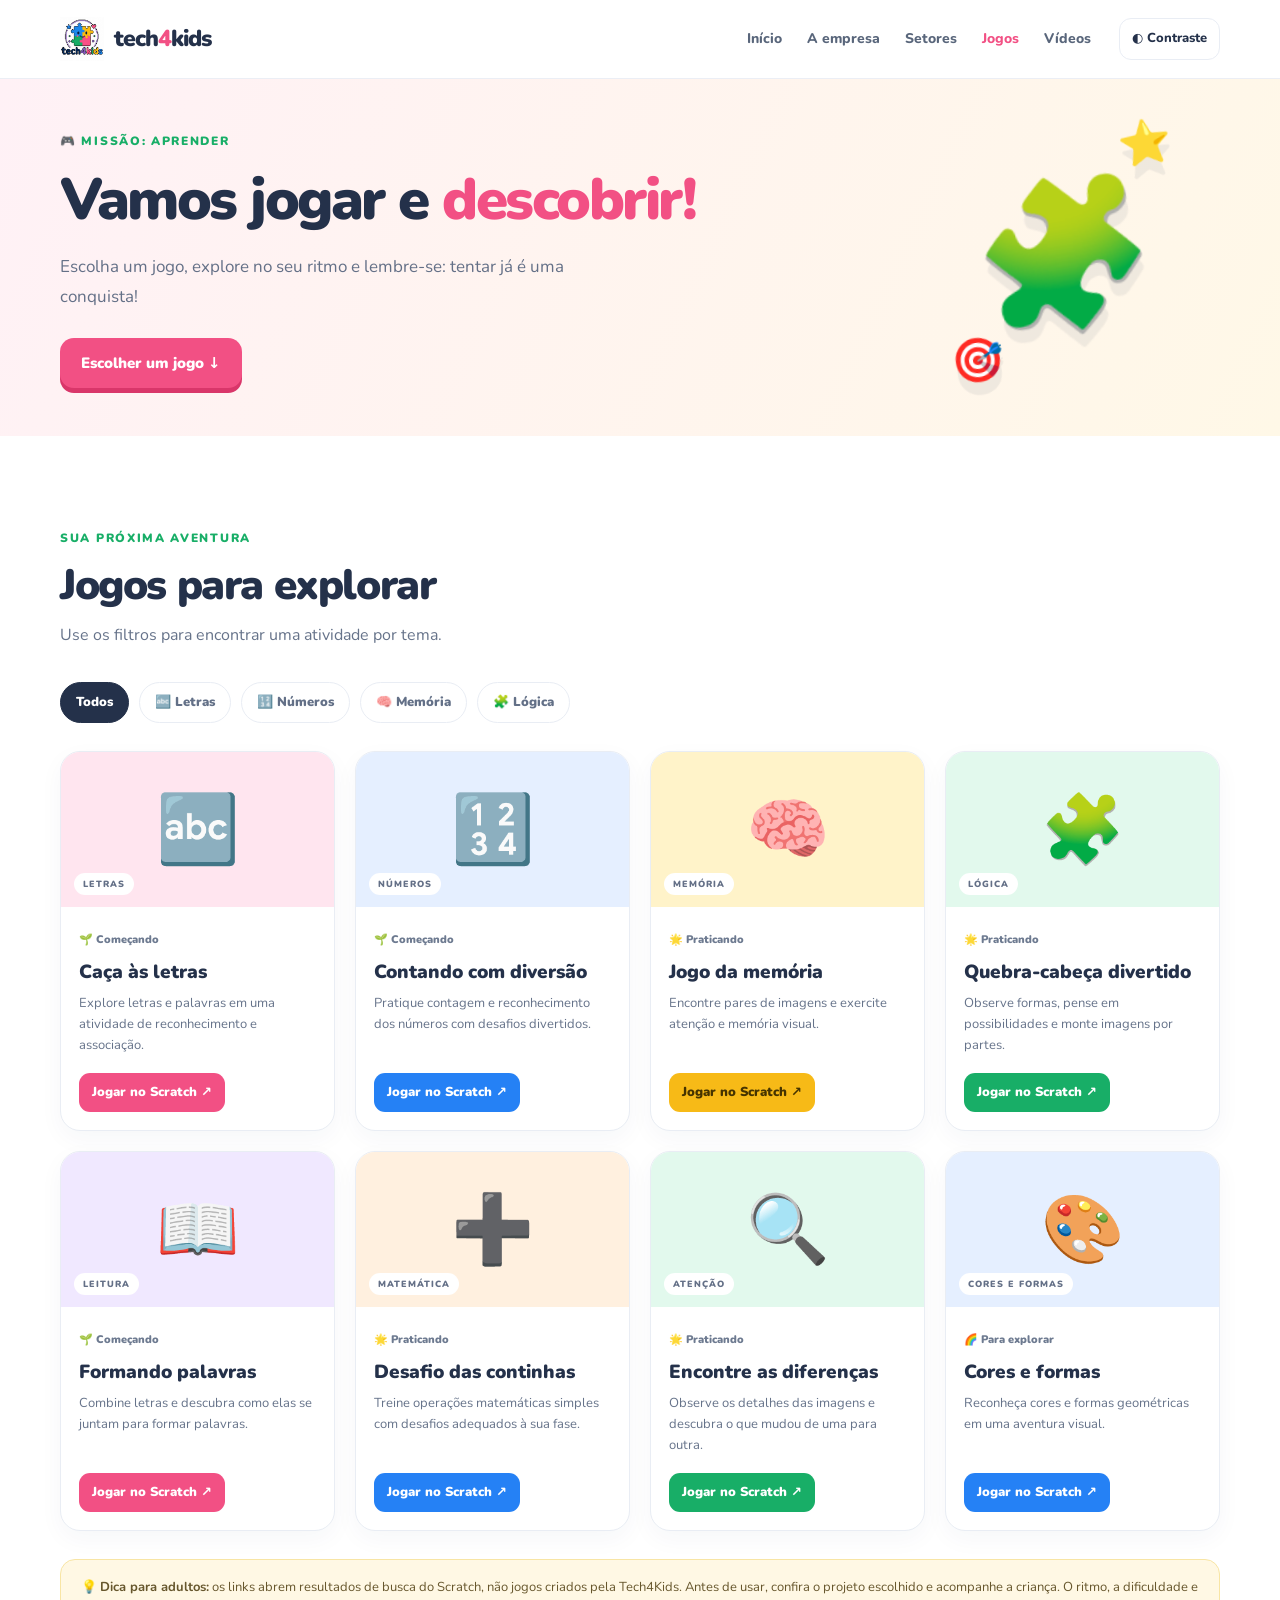
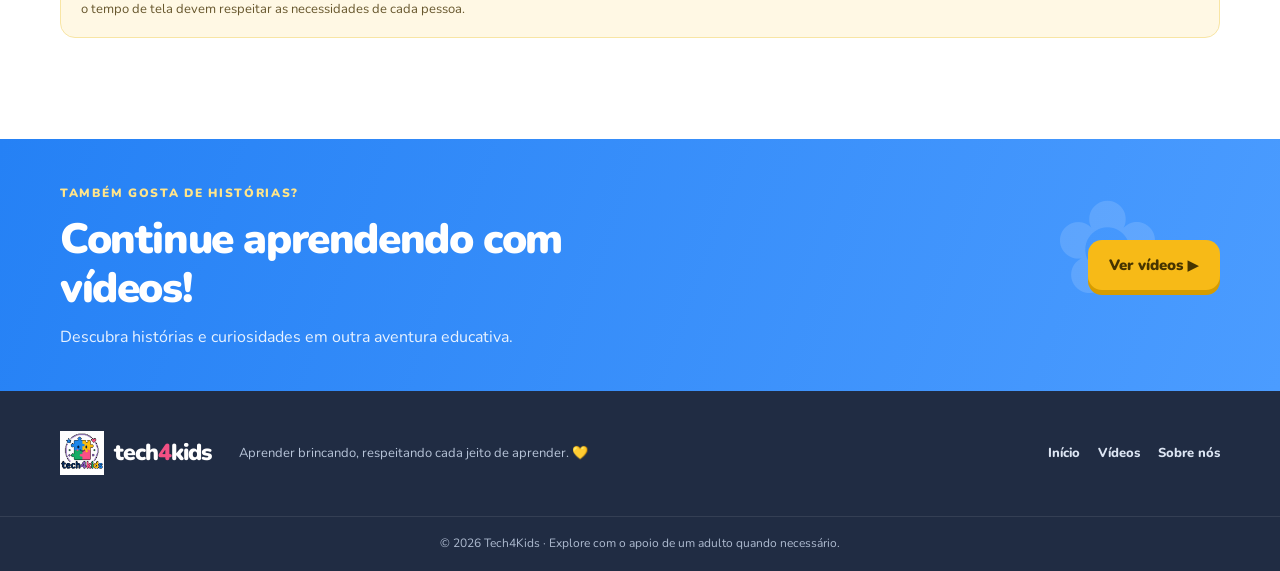
<file: jogos.html>
<!DOCTYPE html>
<html lang="pt-BR">
<head><meta charset="UTF-8"><meta name="viewport" content="width=device-width, initial-scale=1"><meta name="description" content="Explore jogos educativos selecionados pela Tech4Kids."><title>Jogos educativos — Tech4Kids</title><link rel="stylesheet" href="style.css"><script src="script.js" defer></script></head>
<body><a class="skip-link" href="#conteudo">Pular para o conteúdo</a>
<header class="site-header"><div class="container nav-wrap"><a class="brand" href="index.html" aria-label="Tech4Kids início">
  <img src="assets/logo.jpeg" alt="Logo Tech4Kids" class="brand-logo">
  <span class="brand-name">tech<span>4</span>kids</span>
</a><button class="menu-toggle" aria-label="Abrir menu" aria-expanded="false">☰</button><nav class="main-nav" aria-label="Menu principal"><a href="index.html">Início</a><a href="index.html#empresa">A empresa</a><a href="index.html#setores">Setores</a><a class="active" href="jogos.html">Jogos</a><a href="videos.html">Vídeos</a></nav><button class="contrast-toggle" id="contrastToggle" aria-pressed="false" type="button">◐ <span>Contraste</span></button></div></header>
<main id="conteudo"><section class="page-hero games-hero"><div class="container page-hero-inner"><div><span class="eyebrow">🎮 MISSÃO: APRENDER</span><h1>Vamos jogar e <span class="highlight">descobrir!</span></h1><p>Escolha um jogo, explore no seu ritmo e lembre-se: tentar já é uma conquista!</p><a class="btn btn-pink" href="#lista-jogos">Escolher um jogo ↓</a></div><div class="page-hero-art" aria-hidden="true">🧩<span>⭐</span><span>🎯</span></div></div></section>
<section class="section game-list-section" id="lista-jogos"><div class="container"><div class="section-heading"><span class="eyebrow">SUA PRÓXIMA AVENTURA</span><h2>Jogos para explorar</h2><p>Use os filtros para encontrar uma atividade por tema.</p></div>
<div class="filter-row" role="group" aria-label="Filtrar jogos"><button class="filter-btn active" data-filter="todos">Todos</button><button class="filter-btn" data-filter="letras">🔤 Letras</button><button class="filter-btn" data-filter="numeros">🔢 Números</button><button class="filter-btn" data-filter="memoria">🧠 Memória</button><button class="filter-btn" data-filter="logica">🧩 Lógica</button></div>
<div class="game-grid">
<article class="game-card" data-category="letras"><div class="game-art art-pink">🔤<span class="art-label">LETRAS</span></div><div class="game-body"><span class="level">🌱 Começando</span><h3>Caça às letras</h3><p>Explore letras e palavras em uma atividade de reconhecimento e associação.</p><a class="btn btn-small btn-pink" href="https://scratch.mit.edu/search/projects?q=letras%20alfabeto" target="_blank" rel="noopener noreferrer">Jogar no Scratch ↗</a></div></article>
<article class="game-card" data-category="numeros"><div class="game-art art-blue">🔢<span class="art-label">NÚMEROS</span></div><div class="game-body"><span class="level">🌱 Começando</span><h3>Contando com diversão</h3><p>Pratique contagem e reconhecimento dos números com desafios divertidos.</p><a class="btn btn-small btn-blue" href="https://scratch.mit.edu/search/projects?q=contagem%20n%C3%BAmeros" target="_blank" rel="noopener noreferrer">Jogar no Scratch ↗</a></div></article>
<article class="game-card" data-category="memoria"><div class="game-art art-yellow">🧠<span class="art-label">MEMÓRIA</span></div><div class="game-body"><span class="level">🌟 Praticando</span><h3>Jogo da memória</h3><p>Encontre pares de imagens e exercite atenção e memória visual.</p><a class="btn btn-small btn-yellow" href="https://scratch.mit.edu/search/projects?q=jogo%20da%20mem%C3%B3ria" target="_blank" rel="noopener noreferrer">Jogar no Scratch ↗</a></div></article>
<article class="game-card" data-category="logica"><div class="game-art art-green">🧩<span class="art-label">LÓGICA</span></div><div class="game-body"><span class="level">🌟 Praticando</span><h3>Quebra-cabeça divertido</h3><p>Observe formas, pense em possibilidades e monte imagens por partes.</p><a class="btn btn-small btn-green" href="https://scratch.mit.edu/search/projects?q=quebra%20cabe%C3%A7a" target="_blank" rel="noopener noreferrer">Jogar no Scratch ↗</a></div></article>
<article class="game-card" data-category="letras"><div class="game-art art-purple">📖<span class="art-label">LEITURA</span></div><div class="game-body"><span class="level">🌱 Começando</span><h3>Formando palavras</h3><p>Combine letras e descubra como elas se juntam para formar palavras.</p><a class="btn btn-small btn-pink" href="https://scratch.mit.edu/search/projects?q=forma%C3%A7%C3%A3o%20de%20palavras" target="_blank" rel="noopener noreferrer">Jogar no Scratch ↗</a></div></article>
<article class="game-card" data-category="numeros"><div class="game-art art-orange">➕<span class="art-label">MATEMÁTICA</span></div><div class="game-body"><span class="level">🌟 Praticando</span><h3>Desafio das continhas</h3><p>Treine operações matemáticas simples com desafios adequados à sua fase.</p><a class="btn btn-small btn-blue" href="https://scratch.mit.edu/search/projects?q=adi%C3%A7%C3%A3o%20matem%C3%A1tica" target="_blank" rel="noopener noreferrer">Jogar no Scratch ↗</a></div></article>
<article class="game-card" data-category="logica"><div class="game-art art-green">🔍<span class="art-label">ATENÇÃO</span></div><div class="game-body"><span class="level">🌟 Praticando</span><h3>Encontre as diferenças</h3><p>Observe os detalhes das imagens e descubra o que mudou de uma para outra.</p><a class="btn btn-small btn-green" href="https://scratch.mit.edu/search/projects?q=encontre%20as%20diferen%C3%A7as" target="_blank" rel="noopener noreferrer">Jogar no Scratch ↗</a></div></article>
<article class="game-card" data-category="memoria"><div class="game-art art-blue">🎨<span class="art-label">CORES E FORMAS</span></div><div class="game-body"><span class="level">🌈 Para explorar</span><h3>Cores e formas</h3><p>Reconheça cores e formas geométricas em uma aventura visual.</p><a class="btn btn-small btn-blue" href="https://scratch.mit.edu/search/projects?q=cores%20formas" target="_blank" rel="noopener noreferrer">Jogar no Scratch ↗</a></div></article>
</div><p class="note-box">💡 <strong>Dica para adultos:</strong> os links abrem resultados de busca do Scratch, não jogos criados pela Tech4Kids. Antes de usar, confira o projeto escolhido e acompanhe a criança. O ritmo, a dificuldade e o tempo de tela devem respeitar as necessidades de cada pessoa.</p></div></section>
<section class="closing-cta"><div class="container cta-inner"><div><span class="eyebrow">TAMBÉM GOSTA DE HISTÓRIAS?</span><h2>Continue aprendendo com vídeos!</h2><p>Descubra histórias e curiosidades em outra aventura educativa.</p></div><a href="videos.html" class="btn btn-yellow">Ver vídeos ▶</a><span class="cta-doodle">✿</span></div></section></main>
<footer class="site-footer"><div class="container footer-main"><a class="brand footer-brand" href="index.html">
  <img src="assets/logo.jpeg" alt="Logo Tech4Kids" class="brand-logo">
  <span class="brand-name">tech<span>4</span>kids</span>
</a><p>Aprender brincando, respeitando cada jeito de aprender. 💛</p><div class="footer-links"><a href="index.html">Início</a><a href="videos.html">Vídeos</a><a href="index.html#empresa">Sobre nós</a></div></div><div class="footer-bottom">© 2026 Tech4Kids · Explore com o apoio de um adulto quando necessário.</div></footer></body></html>
</file>
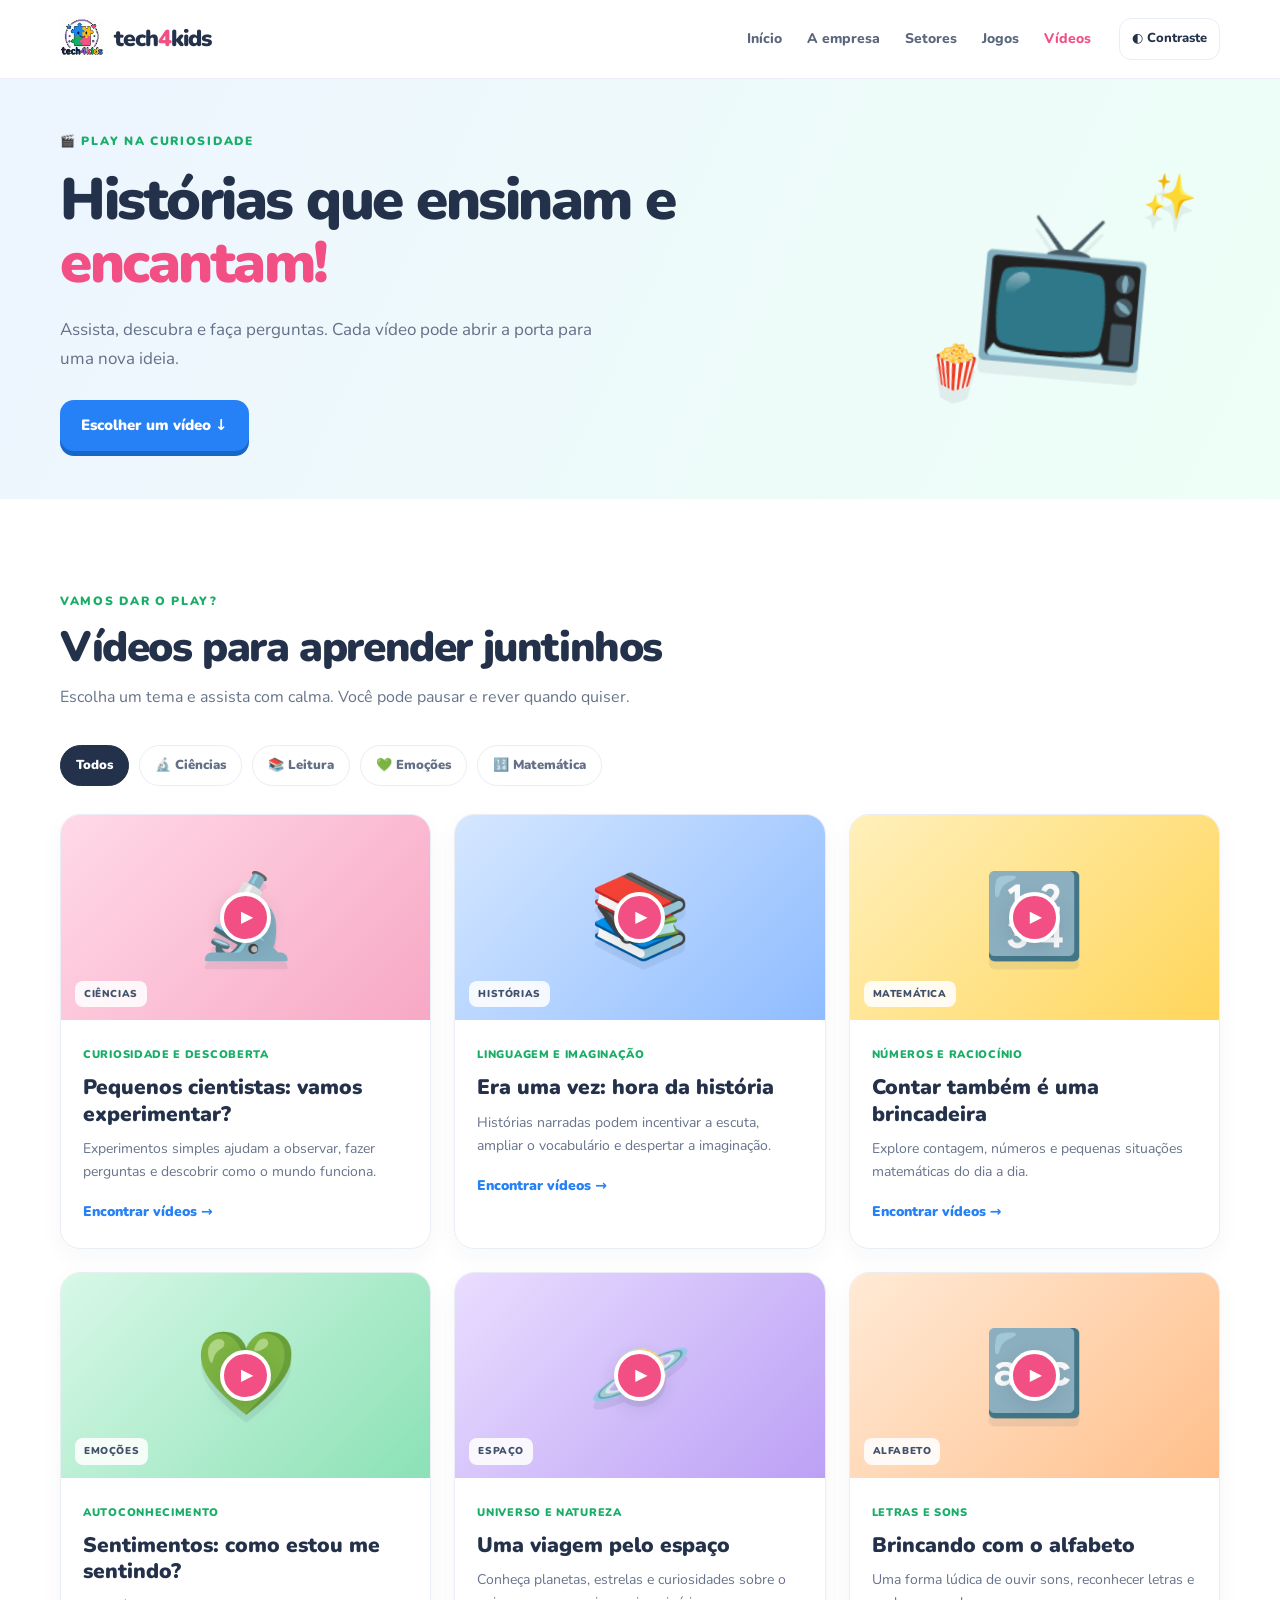
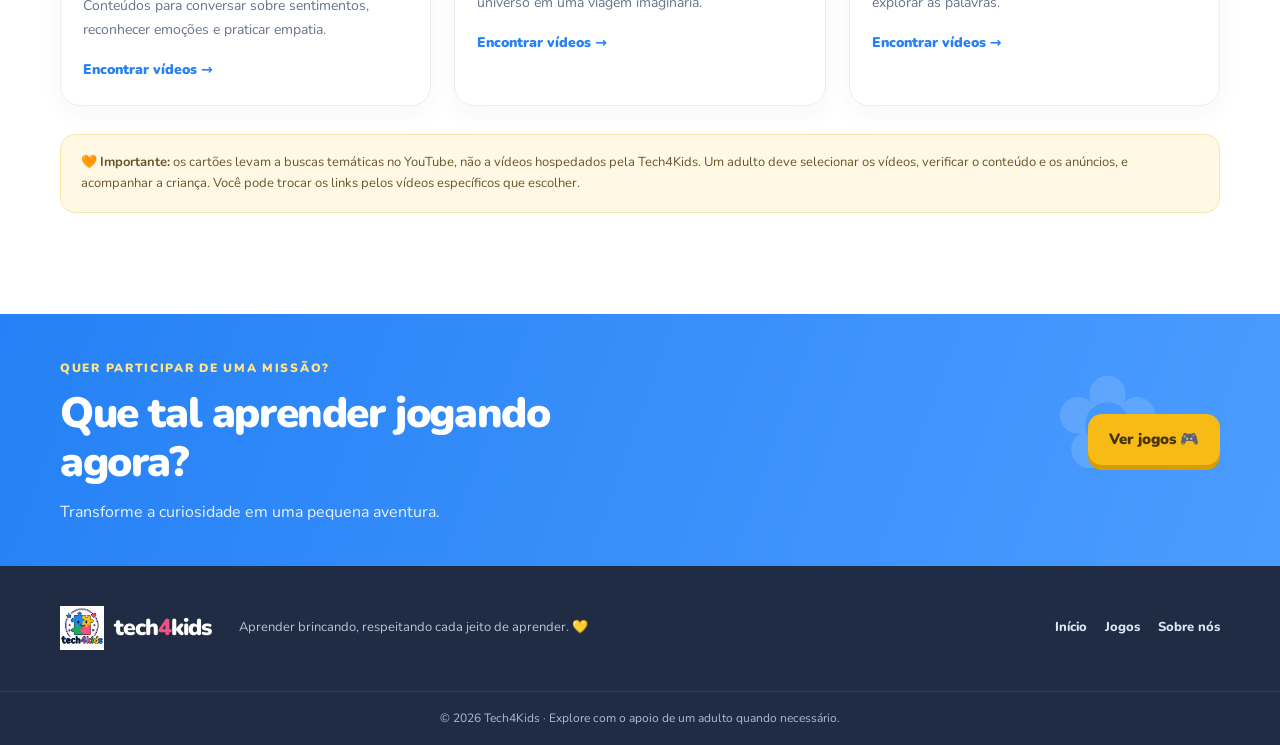
<file: videos.html>
<!DOCTYPE html>
<html lang="pt-BR">
<head><meta charset="UTF-8"><meta name="viewport" content="width=device-width, initial-scale=1"><meta name="description" content="Vídeos educativos para aprender com a Tech4Kids."><title>Vídeos educativos — Tech4Kids</title><link rel="stylesheet" href="style.css"><script src="script.js" defer></script></head>
<body><a class="skip-link" href="#conteudo">Pular para o conteúdo</a>
<header class="site-header"><div class="container nav-wrap"><a class="brand" href="index.html" aria-label="Tech4Kids início">
  <img src="assets/logo.jpeg" alt="Logo Tech4Kids" class="brand-logo">
  <span class="brand-name">tech<span>4</span>kids</span>
</a><button class="menu-toggle" aria-label="Abrir menu" aria-expanded="false">☰</button><nav class="main-nav" aria-label="Menu principal"><a href="index.html">Início</a><a href="index.html#empresa">A empresa</a><a href="index.html#setores">Setores</a><a href="jogos.html">Jogos</a><a class="active" href="videos.html">Vídeos</a></nav><button class="contrast-toggle" id="contrastToggle" aria-pressed="false" type="button">◐ <span>Contraste</span></button></div></header>
<main id="conteudo"><section class="page-hero videos-hero"><div class="container page-hero-inner"><div><span class="eyebrow">🎬 PLAY NA CURIOSIDADE</span><h1>Histórias que ensinam e <span class="highlight">encantam!</span></h1><p>Assista, descubra e faça perguntas. Cada vídeo pode abrir a porta para uma nova ideia.</p><a class="btn btn-blue" href="#lista-videos">Escolher um vídeo ↓</a></div><div class="page-hero-art video-hero-art" aria-hidden="true">📺<span>✨</span><span>🍿</span></div></div></section>
<section class="section video-list-section" id="lista-videos"><div class="container"><div class="section-heading"><span class="eyebrow">VAMOS DAR O PLAY?</span><h2>Vídeos para aprender juntinhos</h2><p>Escolha um tema e assista com calma. Você pode pausar e rever quando quiser.</p></div>
<div class="filter-row" role="group" aria-label="Filtrar vídeos"><button class="filter-btn active" data-filter="todos">Todos</button><button class="filter-btn" data-filter="ciencias">🔬 Ciências</button><button class="filter-btn" data-filter="leitura">📚 Leitura</button><button class="filter-btn" data-filter="emocao">💚 Emoções</button><button class="filter-btn" data-filter="matematica">🔢 Matemática</button></div>
<div class="video-grid">
<article class="video-card" data-category="ciencias"><a class="video-thumb thumb-pink" href="https://www.youtube.com/results?search_query=experimentos+de+ci%C3%AAncia+para+crian%C3%A7as" target="_blank" rel="noopener noreferrer" aria-label="Buscar vídeos de experimentos científicos no YouTube"><span class="thumb-emoji">🔬</span><span class="play-button">▶</span><span class="duration">CIÊNCIAS</span></a><div class="video-body"><span class="video-category">Curiosidade e descoberta</span><h3>Pequenos cientistas: vamos experimentar?</h3><p>Experimentos simples ajudam a observar, fazer perguntas e descobrir como o mundo funciona.</p><a class="text-link" href="https://www.youtube.com/results?search_query=experimentos+de+ci%C3%AAncia+para+crian%C3%A7as" target="_blank" rel="noopener noreferrer">Encontrar vídeos →</a></div></article>
<article class="video-card" data-category="leitura"><a class="video-thumb thumb-blue" href="https://www.youtube.com/results?search_query=hist%C3%B3rias+infantis+contadas+em+portugu%C3%AAs" target="_blank" rel="noopener noreferrer" aria-label="Buscar histórias infantis contadas em português no YouTube"><span class="thumb-emoji">📚</span><span class="play-button">▶</span><span class="duration">HISTÓRIAS</span></a><div class="video-body"><span class="video-category">Linguagem e imaginação</span><h3>Era uma vez: hora da história</h3><p>Histórias narradas podem incentivar a escuta, ampliar o vocabulário e despertar a imaginação.</p><a class="text-link" href="https://www.youtube.com/results?search_query=hist%C3%B3rias+infantis+contadas+em+portugu%C3%AAs" target="_blank" rel="noopener noreferrer">Encontrar vídeos →</a></div></article>
<article class="video-card" data-category="matematica"><a class="video-thumb thumb-yellow" href="https://www.youtube.com/results?search_query=matem%C3%A1tica+divertida+para+crian%C3%A7as+contagem" target="_blank" rel="noopener noreferrer" aria-label="Buscar vídeos de matemática divertida no YouTube"><span class="thumb-emoji">🔢</span><span class="play-button">▶</span><span class="duration">MATEMÁTICA</span></a><div class="video-body"><span class="video-category">Números e raciocínio</span><h3>Contar também é uma brincadeira</h3><p>Explore contagem, números e pequenas situações matemáticas do dia a dia.</p><a class="text-link" href="https://www.youtube.com/results?search_query=matem%C3%A1tica+divertida+para+crian%C3%A7as+contagem" target="_blank" rel="noopener noreferrer">Encontrar vídeos →</a></div></article>
<article class="video-card" data-category="emocao"><a class="video-thumb thumb-green" href="https://www.youtube.com/results?search_query=educa%C3%A7%C3%A3o+socioemocional+para+crian%C3%A7as+emo%C3%A7%C3%B5es" target="_blank" rel="noopener noreferrer" aria-label="Buscar vídeos sobre emoções para crianças no YouTube"><span class="thumb-emoji">💚</span><span class="play-button">▶</span><span class="duration">EMOÇÕES</span></a><div class="video-body"><span class="video-category">Autoconhecimento</span><h3>Sentimentos: como estou me sentindo?</h3><p>Conteúdos para conversar sobre sentimentos, reconhecer emoções e praticar empatia.</p><a class="text-link" href="https://www.youtube.com/results?search_query=educa%C3%A7%C3%A3o+socioemocional+para+crian%C3%A7as+emo%C3%A7%C3%B5es" target="_blank" rel="noopener noreferrer">Encontrar vídeos →</a></div></article>
<article class="video-card" data-category="ciencias"><a class="video-thumb thumb-purple" href="https://www.youtube.com/results?search_query=sistema+solar+para+crian%C3%A7as+educativo" target="_blank" rel="noopener noreferrer" aria-label="Buscar vídeos sobre o sistema solar para crianças no YouTube"><span class="thumb-emoji">🪐</span><span class="play-button">▶</span><span class="duration">ESPAÇO</span></a><div class="video-body"><span class="video-category">Universo e natureza</span><h3>Uma viagem pelo espaço</h3><p>Conheça planetas, estrelas e curiosidades sobre o universo em uma viagem imaginária.</p><a class="text-link" href="https://www.youtube.com/results?search_query=sistema+solar+para+crian%C3%A7as+educativo" target="_blank" rel="noopener noreferrer">Encontrar vídeos →</a></div></article>
<article class="video-card" data-category="leitura"><a class="video-thumb thumb-orange" href="https://www.youtube.com/results?search_query=alfabeto+em+portugu%C3%AAs+para+crian%C3%A7as+educativo" target="_blank" rel="noopener noreferrer" aria-label="Buscar vídeos do alfabeto para crianças no YouTube"><span class="thumb-emoji">🔤</span><span class="play-button">▶</span><span class="duration">ALFABETO</span></a><div class="video-body"><span class="video-category">Letras e sons</span><h3>Brincando com o alfabeto</h3><p>Uma forma lúdica de ouvir sons, reconhecer letras e explorar as palavras.</p><a class="text-link" href="https://www.youtube.com/results?search_query=alfabeto+em+portugu%C3%AAs+para+crian%C3%A7as+educativo" target="_blank" rel="noopener noreferrer">Encontrar vídeos →</a></div></article>
</div><p class="note-box">🧡 <strong>Importante:</strong> os cartões levam a buscas temáticas no YouTube, não a vídeos hospedados pela Tech4Kids. Um adulto deve selecionar os vídeos, verificar o conteúdo e os anúncios, e acompanhar a criança. Você pode trocar os links pelos vídeos específicos que escolher.</p></div></section>
<section class="closing-cta"><div class="container cta-inner"><div><span class="eyebrow">QUER PARTICIPAR DE UMA MISSÃO?</span><h2>Que tal aprender jogando agora?</h2><p>Transforme a curiosidade em uma pequena aventura.</p></div><a href="jogos.html" class="btn btn-yellow">Ver jogos 🎮</a><span class="cta-doodle">✿</span></div></section></main>
<footer class="site-footer"><div class="container footer-main"><a class="brand footer-brand" href="index.html">
  <img src="assets/logo.jpeg" alt="Logo Tech4Kids" class="brand-logo">
  <span class="brand-name">tech<span>4</span>kids</span>
</a><p>Aprender brincando, respeitando cada jeito de aprender. 💛</p><div class="footer-links"><a href="index.html">Início</a><a href="jogos.html">Jogos</a><a href="index.html#empresa">Sobre nós</a></div></div><div class="footer-bottom">© 2026 Tech4Kids · Explore com o apoio de um adulto quando necessário.</div></footer></body></html>
</file>
<file: style.css>
@import url('https://fonts.googleapis.com/css2?family=Nunito:wght@400;500;600;700;800;900&display=swap');
:root{--pink:#f25084;--blue:#2581f5;--yellow:#f7ba17;--green:#18ae67;--ink:#24314a;--muted:#66738a;--cream:#fffaf5;--line:#e9edf4;--white:#fff;--shadow:0 14px 36px rgba(45,65,105,.10);--radius:24px}
*{box-sizing:border-box}html{scroll-behavior:smooth;scroll-padding-top:90px}body{margin:0;background:#fff;color:var(--ink);font-family:'Nunito',system-ui,sans-serif;font-size:16px;line-height:1.65}a{color:inherit;text-decoration:none}button{font:inherit}.container{width:min(1160px,calc(100% - 40px));margin-inline:auto}.skip-link{position:absolute;top:-60px;left:16px;background:#fff;padding:10px 16px;border-radius:10px;z-index:99}.skip-link:focus{top:12px}.site-header{position:sticky;top:0;z-index:20;background:rgba(255,255,255,.95);backdrop-filter:blur(14px);border-bottom:1px solid rgba(233,237,244,.9)}.nav-wrap{height:78px;display:flex;align-items:center;gap:28px}.brand{display:inline-flex;align-items:center;gap:10px;font-weight:900;white-space:nowrap}.brand-icon{display:grid;place-items:center;width:44px;height:44px;border-radius:15px;background:var(--blue);color:#fff;font-size:15px;letter-spacing:-1px;box-shadow:0 5px 0 #1b66c6;transform:rotate(-4deg)}.brand-icon span{color:#ffdf69}.brand-name{font-size:23px;letter-spacing:-1px}.brand-name span{color:var(--pink)}.main-nav{display:flex;align-items:center;gap:25px;margin-left:auto}.main-nav a{font-weight:800;font-size:14px;color:#59667b;transition:.2s}.main-nav a:hover,.main-nav a.active{color:var(--pink)}.contrast-toggle{border:1px solid var(--line);background:white;border-radius:12px;padding:9px 12px;color:var(--ink);font-weight:800;cursor:pointer;font-size:13px}.menu-toggle{display:none;border:0;background:#fff;font-size:25px;color:var(--ink)}
.hero{overflow:hidden;background:linear-gradient(115deg,#fff8fb 0%,#f3f8ff 55%,#f5fff9 100%);position:relative}.hero-grid{min-height:560px;display:grid;grid-template-columns:1.05fr .95fr;align-items:center;gap:40px;padding-top:54px;padding-bottom:64px}.eyebrow{display:inline-flex;align-items:center;gap:8px;font-size:12px;letter-spacing:1.7px;font-weight:900;color:var(--green)}.sparkle{color:var(--yellow);font-size:20px}.hero h1,.page-hero h1{font-size:clamp(42px,5vw,66px);line-height:1.08;letter-spacing:-2.5px;margin:16px 0 20px;font-weight:900;max-width:650px}.highlight{color:var(--pink);position:relative;display:inline-block}.hero-copy>p,.page-hero p{max-width:550px;color:#647087;font-size:18px;line-height:1.75;margin:0 0 26px}.hero-actions{display:flex;flex-wrap:wrap;gap:12px}.btn{display:inline-flex;justify-content:center;align-items:center;gap:8px;border:0;border-radius:14px;padding:13px 21px;font-weight:900;font-size:15px;transition:transform .2s,box-shadow .2s;cursor:pointer}.btn:hover{transform:translateY(-3px);box-shadow:0 9px 18px #263a5a20}.btn-pink{background:var(--pink);color:white;box-shadow:0 5px 0 #d9366a}.btn-blue{background:var(--blue);color:white;box-shadow:0 5px 0 #1766ca}.btn-yellow{background:var(--yellow);color:#463400;box-shadow:0 5px 0 #d69c00}.btn-green{background:var(--green);color:white;box-shadow:0 5px 0 #0d8a4e}.btn-small{padding:9px 13px;font-size:13px;border-radius:11px;box-shadow:none}.hero-note{display:flex;align-items:center;gap:10px;color:#738096;font-size:13px;margin-top:27px;max-width:420px}.note-icon{width:34px;height:34px;display:grid;place-items:center;background:#fff;border-radius:12px;box-shadow:var(--shadow);flex-shrink:0}.hero-art{height:410px;position:relative;isolation:isolate}.sun{position:absolute;width:290px;height:290px;border-radius:50%;background:#ffe6a0;top:42px;right:52px;z-index:-2}.art-cloud{position:absolute;width:100px;height:32px;background:#fff;border-radius:50px;box-shadow:25px -12px 0 3px #fff,49px 0 0 -3px #fff}.cloud-one{top:56px;left:20px;transform:scale(.75)}.cloud-two{right:4px;bottom:67px;transform:scale(.8)}.art-card{position:absolute;display:flex;flex-direction:column;justify-content:center;align-items:center;width:135px;height:145px;background:#fff;border-radius:28px;box-shadow:0 18px 35px #33415d20;font-size:57px;transform:rotate(-9deg)}.art-card small{font-size:13px;font-weight:900;color:#68758b;margin-top:5px}.card-book{left:35px;top:100px;background:#fff2f7}.card-game{right:28px;top:65px;transform:rotate(8deg);background:#e9f2ff}.card-star{right:85px;bottom:30px;transform:rotate(-5deg);background:#e8fff3}.rainbow{position:absolute;left:50px;bottom:35px;font-size:95px;transform:rotate(-12deg)}.art-character{position:absolute;left:44%;top:40%;font-size:95px;filter:drop-shadow(0 9px 0 #f2c47b)}.floating{position:absolute;font-size:30px}.f1{right:16px;top:23px;color:var(--pink)}.f2{left:12px;bottom:120px;color:var(--blue);font-size:22px}.f3{right:24px;bottom:155px;color:var(--green);font-size:38px}
.section{padding:88px 0}.section-heading{margin-bottom:34px}.section-heading.centered{text-align:center}.section-heading h2,.about-copy h2,.cta-inner h2{font-size:clamp(30px,3.3vw,43px);letter-spacing:-1.4px;line-height:1.16;margin:10px 0 12px;font-weight:900}.section-heading p,.about-copy p,.cta-inner p{color:var(--muted);margin:0;max-width:680px}.centered p{margin-inline:auto}.feature-grid{display:grid;grid-template-columns:1fr 1fr;gap:25px}.feature-card{display:grid;grid-template-columns:38% 1fr;min-height:260px;border-radius:var(--radius);overflow:hidden;border:1px solid var(--line);box-shadow:var(--shadow);background:#fff;transition:transform .25s}.feature-card:hover{transform:translateY(-5px)}.feature-illustration{display:grid;place-items:center;font-size:90px;position:relative;overflow:hidden}.game-feature .feature-illustration{background:#ffe7f0}.video-feature .feature-illustration{background:#e7f1ff}.mini-spark{position:absolute;right:18px;top:22px;color:var(--yellow);font-size:28px}.play-bubble{position:absolute;right:13px;bottom:18px;display:grid;place-items:center;width:47px;height:47px;border-radius:50%;background:var(--pink);color:#fff;font-size:19px;border:4px solid #fff}.feature-content{padding:28px 25px}.pill{display:inline-block;border-radius:50px;padding:4px 10px;font-size:10px;font-weight:900;letter-spacing:.7px}.pill-pink{background:#ffe6ef;color:#d52d64}.pill-blue{background:#e5efff;color:#1a67c9}.feature-content h3{font-size:25px;line-height:1.2;margin:13px 0 8px;font-weight:900}.feature-content p{font-size:14px;color:var(--muted);margin:0 0 18px}.card-link,.text-link{color:var(--blue);font-weight:900;font-size:14px}.card-link span{padding-left:5px}.about-section{background:#fbfcff}.about-grid{display:grid;grid-template-columns:.9fr 1.1fr;gap:80px;align-items:center}.about-art{height:350px;position:relative;display:grid;place-items:center}.about-blob{width:290px;height:290px;border-radius:43% 57% 55% 45% / 45% 42% 58% 55%;background:linear-gradient(135deg,#dff6ec,#e3edff);transform:rotate(-10deg)}.about-emoji{position:absolute;font-size:130px;filter:drop-shadow(0 12px 0 #bad7cf)}.about-sticker{position:absolute;padding:10px 15px;border-radius:14px;background:#fff;font-size:13px;font-weight:900;box-shadow:var(--shadow)}.sticker-a{top:32px;left:0;transform:rotate(-7deg)}.sticker-b{right:0;top:100px;transform:rotate(5deg)}.sticker-c{bottom:30px;left:20px;transform:rotate(4deg)}.about-copy h2{max-width:590px}.about-copy p{margin-top:15px}.values{display:flex;gap:9px;flex-wrap:wrap;margin-top:24px}.values span{background:#fff;border:1px solid var(--line);border-radius:50px;padding:8px 13px;font-size:12px;font-weight:900}.departments{background:#fff}.department-grid{display:grid;grid-template-columns:repeat(3,1fr);gap:22px}.department-card{border:1px solid var(--line);border-radius:20px;overflow:hidden;background:white;box-shadow:0 8px 25px #263a5a0b;transition:transform .2s}.department-card:hover{transform:translateY(-4px)}.department-card img{width:100%;height:180px;display:block;object-fit:cover;background:#eef3fa}.department-body{padding:21px 22px 24px;position:relative}.department-icon{width:43px;height:43px;display:grid;place-items:center;border-radius:14px;font-size:22px;margin-top:-43px;position:relative;border:4px solid #fff}.department-icon.pink{background:#ffe5ef}.department-icon.yellow{background:#fff2c7}.department-icon.blue{background:#e5efff}.department-icon.green{background:#dff8eb}.department-body h3{font-size:20px;margin:12px 0 7px;font-weight:900}.department-body p{color:var(--muted);font-size:14px;margin:0}.projects-section{background:#fff9fc}.project-grid{display:grid;grid-template-columns:repeat(3,1fr);gap:22px}.project-card{border-radius:21px;overflow:hidden;background:#fff;border:1px solid var(--line);box-shadow:0 9px 25px #263a5a0b}.project-art{height:145px;display:grid;place-items:center;font-size:65px}.project-one .project-art{background:#ffe5ef}.project-two .project-art{background:#e5efff}.project-three .project-art{background:#e3f9ed}.project-body{padding:22px}.project-tag{font-size:10px;letter-spacing:1px;color:var(--green);font-weight:900}.project-body h3{font-size:20px;margin:7px 0;font-weight:900}.project-body p{font-size:14px;color:var(--muted);margin:0 0 15px}.closing-cta{background:linear-gradient(110deg,#2581f5,#4b9cff);color:#fff;overflow:hidden}.cta-inner{min-height:230px;display:flex;align-items:center;gap:30px;position:relative;padding-block:40px}.cta-inner>div{flex:1}.cta-inner .eyebrow{color:#ffe58a}.cta-inner h2{max-width:620px;margin-top:9px}.cta-inner p{color:#e8f2ff}.cta-inner .btn{flex-shrink:0;z-index:1}.cta-doodle{font-size:130px;color:#ffffff24;position:absolute;right:5%;top:5px}.site-footer{background:#202c43;color:#dce5f3}.footer-main{min-height:125px;display:flex;align-items:center;gap:28px;flex-wrap:wrap;padding-block:25px}.footer-brand .brand-name{color:#fff}.footer-main p{font-size:13px;color:#b7c4d8;margin-right:auto}.footer-links{display:flex;gap:18px;font-size:13px;font-weight:800}.footer-links a:hover{color:#ff8eb2}.footer-bottom{text-align:center;border-top:1px solid #ffffff17;padding:17px 20px;font-size:12px;color:#aebbd0}
.page-hero{overflow:hidden}.games-hero{background:linear-gradient(115deg,#fff1f6,#fff8e7)}.videos-hero{background:linear-gradient(115deg,#edf5ff,#edfff6)}.page-hero-inner{min-height:350px;display:flex;align-items:center;justify-content:space-between;padding-block:48px;gap:30px}.page-hero h1{font-size:clamp(38px,4.7vw,58px);max-width:700px}.page-hero p{font-size:17px}.page-hero-art{font-size:145px;position:relative;margin-right:65px;filter:drop-shadow(0 13px 0 #25344b13);transform:rotate(-9deg)}.page-hero-art span{position:absolute;font-size:43px}.page-hero-art span:first-of-type{top:-16px;right:-34px;color:var(--yellow)}.page-hero-art span:last-of-type{bottom:-5px;left:-38px}.video-hero-art{transform:rotate(5deg)}.game-list-section,.video-list-section{background:#fff}.filter-row{display:flex;gap:10px;flex-wrap:wrap;margin-bottom:28px}.filter-btn{border:1px solid var(--line);background:#fff;color:#637087;border-radius:50px;padding:9px 15px;font-weight:900;font-size:13px;cursor:pointer}.filter-btn:hover,.filter-btn.active{background:var(--ink);border-color:var(--ink);color:#fff}.game-grid{display:grid;grid-template-columns:repeat(4,1fr);gap:20px}.game-card{border:1px solid var(--line);border-radius:20px;overflow:hidden;background:#fff;box-shadow:0 8px 24px #263a5a0a;transition:transform .2s}.game-card:hover,.video-card:hover{transform:translateY(-4px)}.game-art{height:155px;display:grid;place-items:center;font-size:67px;position:relative}.art-pink{background:#ffe5ef}.art-blue{background:#e5efff}.art-yellow{background:#fff3c9}.art-green{background:#e2f9ed}.art-purple{background:#f0e8ff}.art-orange{background:#fff0df}.art-label{position:absolute;bottom:12px;left:13px;background:#fff;border-radius:50px;padding:4px 9px;font-size:9px;letter-spacing:1px;font-weight:900;color:#647087}.game-body{padding:18px}.level{font-size:11px;font-weight:900;color:#6d7a90}.game-body h3{font-size:19px;line-height:1.25;margin:9px 0 8px;font-weight:900}.game-body p{font-size:13px;color:var(--muted);min-height:64px;margin:0 0 16px}.note-box{margin-top:28px;padding:17px 20px;background:#fff8e4;border:1px solid #f8e5a4;border-radius:15px;color:#67572d;font-size:13px}.video-grid{display:grid;grid-template-columns:repeat(3,1fr);gap:23px}.video-card{border:1px solid var(--line);border-radius:20px;overflow:hidden;box-shadow:0 8px 24px #263a5a0a;transition:transform .2s}.video-thumb{height:205px;display:grid;place-items:center;position:relative;overflow:hidden}.thumb-pink{background:linear-gradient(135deg,#ffd9e7,#f7a8c4)}.thumb-blue{background:linear-gradient(135deg,#d5e7ff,#8fbcff)}.thumb-yellow{background:linear-gradient(135deg,#fff0bb,#ffd65b)}.thumb-green{background:linear-gradient(135deg,#d8f8e7,#8be1b5)}.thumb-purple{background:linear-gradient(135deg,#e9ddff,#bca0f5)}.thumb-orange{background:linear-gradient(135deg,#ffead6,#ffbf8b)}.thumb-emoji{font-size:82px;filter:drop-shadow(0 8px 0 #293d5415);transition:transform .2s}.video-thumb:hover .thumb-emoji{transform:scale(1.08)}.play-button{position:absolute;display:grid;place-items:center;width:51px;height:51px;background:var(--pink);border:4px solid #fff;border-radius:50%;color:#fff;padding-left:3px;box-shadow:0 6px 18px #24314a22}.duration{position:absolute;bottom:13px;left:14px;background:#ffffffde;color:#42516b;padding:5px 9px;border-radius:8px;font-size:10px;font-weight:900;letter-spacing:.6px}.video-body{padding:20px 22px 23px}.video-category{font-size:11px;text-transform:uppercase;letter-spacing:.7px;font-weight:900;color:var(--green)}.video-body h3{font-size:21px;line-height:1.25;margin:8px 0 10px;font-weight:900}.video-body p{color:var(--muted);font-size:14px;margin:0 0 15px}.video-body .text-link{display:inline-block}.high-contrast{--ink:#000;--muted:#222;--line:#555;--cream:#fff;background:#fff;color:#000}.high-contrast .hero,.high-contrast .page-hero,.high-contrast .about-section,.high-contrast .projects-section{background:#fff}.high-contrast p,.high-contrast .main-nav a{color:#111}.high-contrast .btn{outline:2px solid #000}.high-contrast .department-card,.high-contrast .feature-card,.high-contrast .game-card,.high-contrast .video-card{border:2px solid #000}
[hidden]{display:none!important}
@media(max-width:1000px){.main-nav{gap:14px}.main-nav a{font-size:13px}.contrast-toggle span{display:none}.hero-grid{gap:10px}.hero-art{transform:scale(.9)}.feature-card{grid-template-columns:32% 1fr}.feature-content{padding:23px 19px}.game-grid{grid-template-columns:repeat(3,1fr)}.about-grid{gap:40px}.department-grid{grid-template-columns:repeat(2,1fr)}}
@media(max-width:760px){.container{width:min(100% - 30px,560px)}.nav-wrap{height:70px;gap:12px}.brand-icon{width:39px;height:39px}.brand-name{font-size:21px}.menu-toggle{display:block;margin-left:auto}.main-nav{display:none;position:absolute;top:70px;left:0;right:0;background:#fff;padding:18px 25px 24px;box-shadow:0 15px 22px #24314a14;flex-direction:column;align-items:stretch;gap:0}.main-nav.nav-open{display:flex}.main-nav a{padding:12px 0;border-bottom:1px solid var(--line);font-size:15px}.contrast-toggle{padding:9px 10px}.contrast-toggle span{display:none}.hero-grid{grid-template-columns:1fr;padding-top:54px;padding-bottom:35px;gap:0}.hero h1{font-size:47px}.hero-copy>p{font-size:16px}.hero-art{height:310px;max-width:440px;width:100%;margin:0 auto;transform:scale(.83);transform-origin:top center}.section{padding:64px 0}.section-heading h2,.about-copy h2,.cta-inner h2{font-size:33px}.feature-grid{grid-template-columns:1fr}.feature-card{min-height:230px;grid-template-columns:34% 1fr}.feature-illustration{font-size:67px}.feature-content{padding:22px 18px}.feature-content h3{font-size:22px}.about-grid{grid-template-columns:1fr;gap:25px}.about-art{height:280px;order:2}.about-blob{width:230px;height:230px}.about-emoji{font-size:100px}.about-copy{order:1}.department-grid,.project-grid{grid-template-columns:1fr}.department-card img{height:205px}.project-art{height:125px}.cta-inner{align-items:flex-start;flex-direction:column;gap:20px;padding-block:40px}.cta-inner .btn{align-self:flex-start}.cta-doodle{right:-10px;top:30px}.footer-main{align-items:flex-start;flex-direction:column;gap:12px;padding-block:25px}.footer-main p{margin:0}.footer-links{flex-wrap:wrap}.page-hero-inner{min-height:0;padding-block:50px;gap:5px}.page-hero h1{font-size:42px}.page-hero p{font-size:16px}.page-hero-art{font-size:95px;margin:0 10px 0 0}.page-hero-art span{font-size:30px}.game-grid{grid-template-columns:repeat(2,1fr);gap:13px}.game-art{height:125px;font-size:55px}.game-body{padding:14px}.game-body h3{font-size:17px}.game-body p{font-size:12px;min-height:90px}.btn-small{font-size:11px;padding:9px 10px}.video-grid{grid-template-columns:1fr}.video-thumb{height:220px}.section-heading{margin-bottom:25px}}
@media(max-width:420px){.hero h1{font-size:40px}.hero-actions .btn{width:100%}.feature-card{grid-template-columns:1fr}.feature-illustration{height:125px}.feature-content{padding:20px}.game-grid{grid-template-columns:1fr}.game-art{height:150px}.game-body p{min-height:0}.page-hero-inner{align-items:flex-start}.page-hero-art{font-size:65px;margin-top:50px}.page-hero h1{font-size:36px;letter-spacing:-1.5px}.filter-row{gap:7px}.filter-btn{padding:8px 11px;font-size:12px}}
@media(prefers-reduced-motion:reduce){*,*::before,*::after{scroll-behavior:auto!important;transition:none!important;animation:none!important}}
.brand-logo {
    width: 44px;
    height: 44px;
    object-fit: contain;
    display: block;
    flex-shrink: 0;
}

.footer-brand .brand-logo {
    width: 44px;
    height: 44px;
}
</file>
